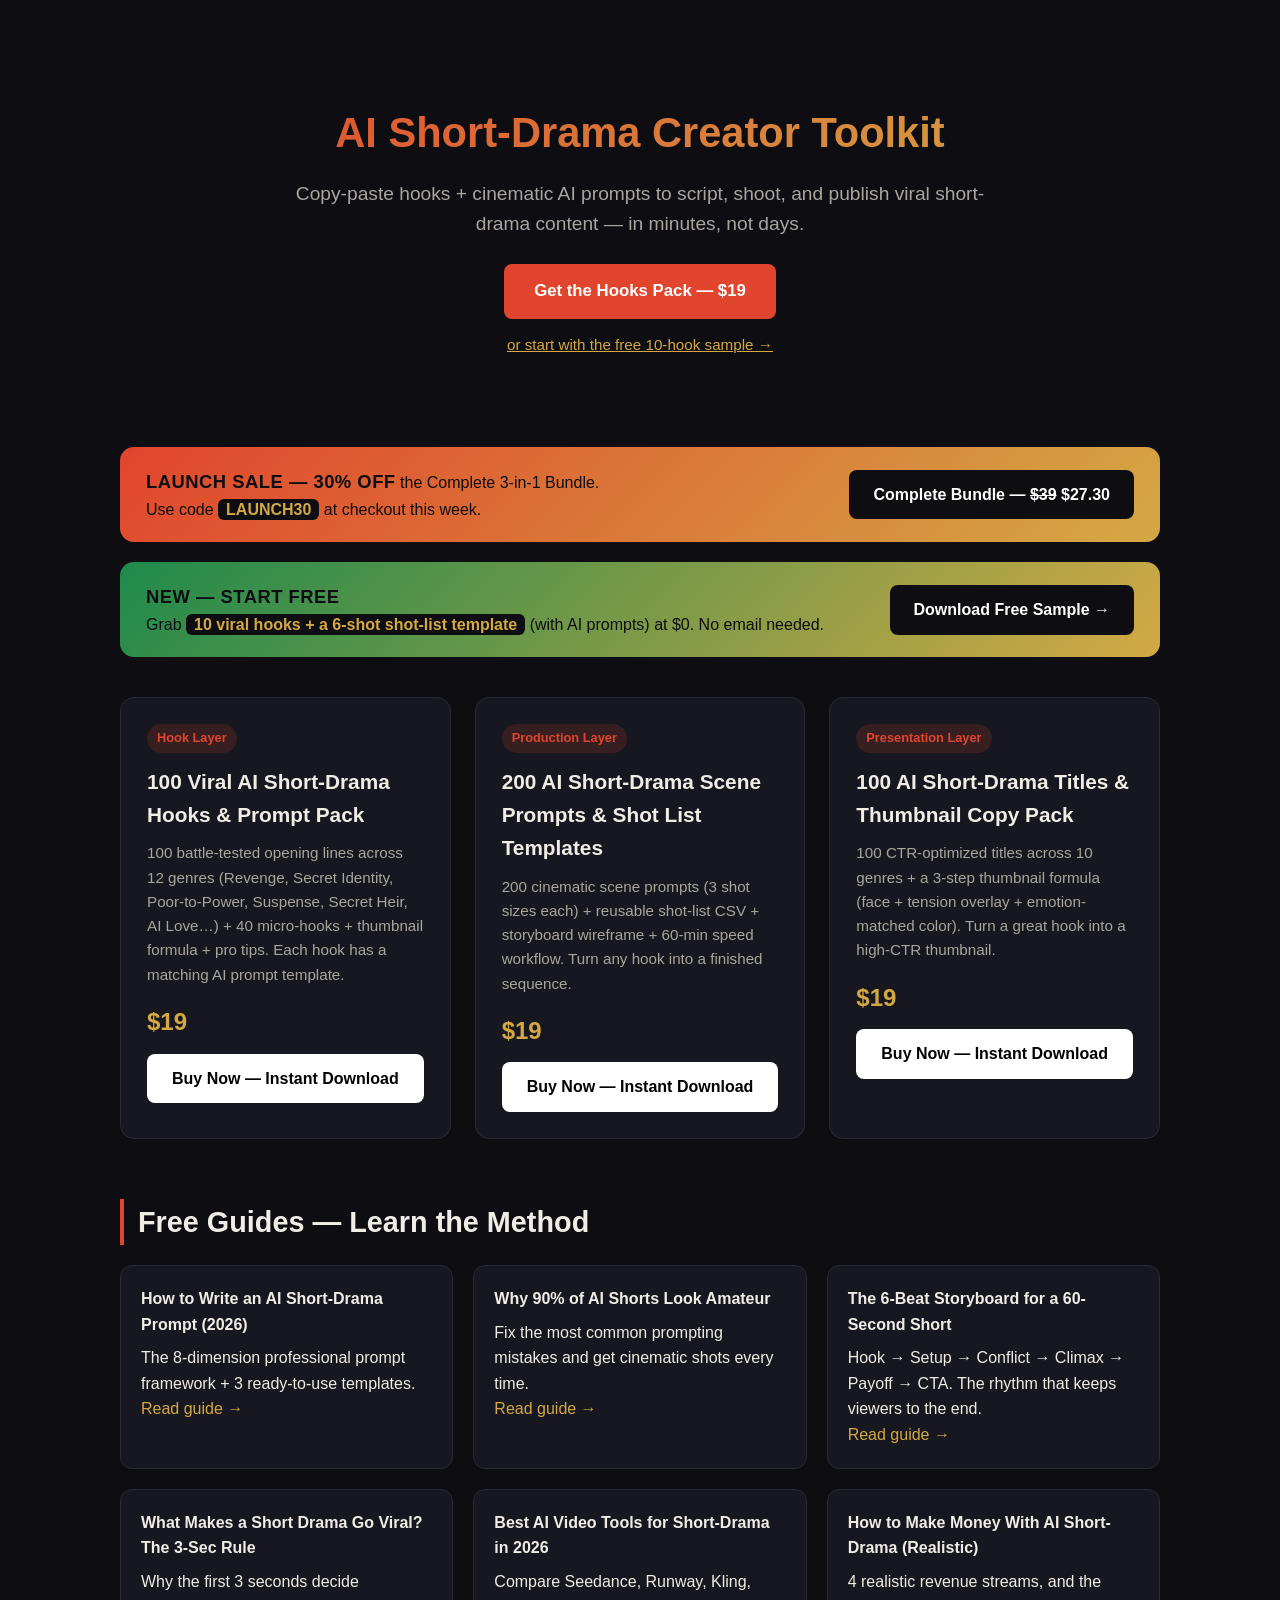
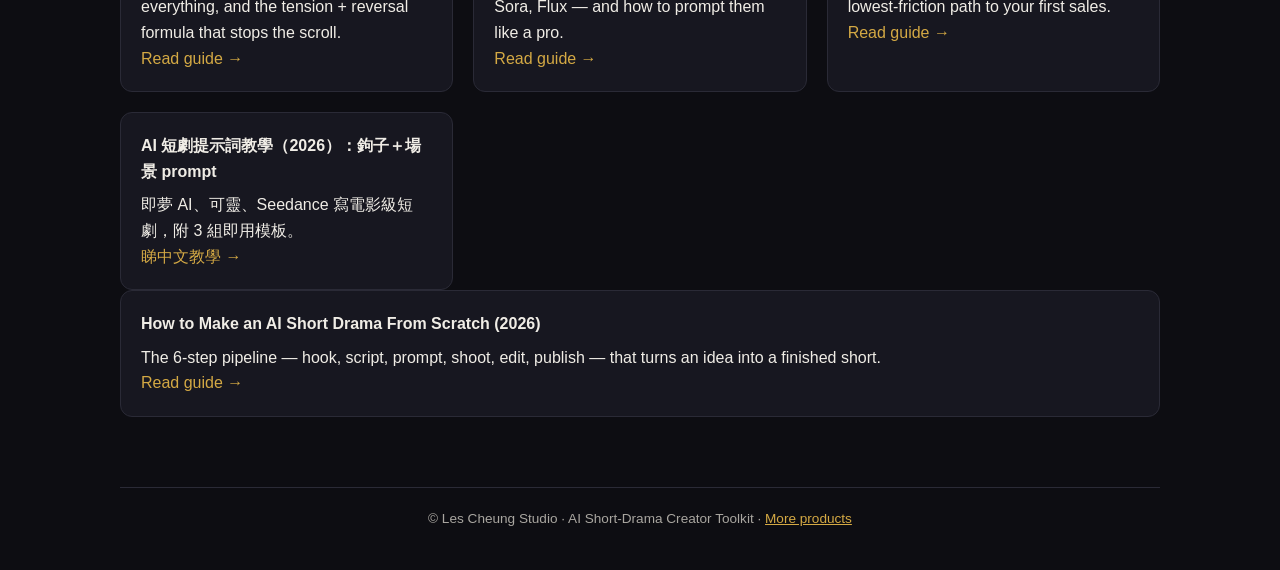
<file: index.html>
<!DOCTYPE html>
<html lang="en">
<head>
<meta charset="UTF-8">
<meta name="viewport" content="width=device-width, initial-scale=1.0">
<title>AI Short-Drama Toolkit — 100 Hooks + 200 Scene Prompts | Les Cheung Studio</title>
<meta name="description" content="The complete AI short-drama creator toolkit: 100 viral hooks with matching AI prompts, plus 200 cinematic scene prompts and shot-list templates. Copy-paste, instant download.">
<meta name="keywords" content="ai short drama, ai video prompts, viral hooks, shorts hooks, tiktok scripts, sora prompts, seedance prompts, shot list template, ai filmmaking">
<meta property="og:title" content="AI Short-Drama Toolkit — 100 Hooks + 200 Scene Prompts">
<meta property="og:description" content="Copy-paste hooks + AI prompt templates to script and shoot viral AI short-drama content in minutes.">
<meta property="og:type" content="website">
<style>
  :root {
    --bg: #0d0d12; --card: #171720; --accent: #e1452d; --accent2: #d4a944;
    --text: #f0ede6; --muted: #a9a6a0; --border: #2a2a36;
  }
  * { box-sizing: border-box; margin: 0; padding: 0; }
  body { font-family: -apple-system, 'Segoe UI', Roboto, sans-serif; background: var(--bg); color: var(--text); line-height: 1.6; }
  .wrap { max-width: 1080px; margin: 0 auto; padding: 40px 20px; }
  .hero { text-align: center; padding: 60px 20px 30px; }
  .hero h1 { font-size: 2.6rem; background: linear-gradient(135deg, var(--accent), var(--accent2)); -webkit-background-clip: text; -webkit-text-fill-color: transparent; margin-bottom: 12px; }
  .hero p { color: var(--muted); font-size: 1.2rem; max-width: 700px; margin: 0 auto 24px; }
  .cta { display: inline-block; background: var(--accent); color: #fff; padding: 14px 30px; border-radius: 8px; text-decoration: none; font-weight: 700; font-size: 1.05rem; }
  .grid { display: grid; grid-template-columns: repeat(auto-fit, minmax(300px, 1fr)); gap: 24px; margin-top: 40px; }
  .card { background: var(--card); border: 1px solid var(--border); border-radius: 14px; padding: 26px; transition: transform .2s; }
  .card:hover { transform: translateY(-5px); }
  .card .tag { display: inline-block; background: rgba(225,69,45,.15); color: var(--accent); padding: 4px 10px; border-radius: 20px; font-size: .8rem; font-weight: 600; margin-bottom: 12px; }
  .card h3 { font-size: 1.3rem; margin-bottom: 10px; }
  .card p { color: var(--muted); font-size: .95rem; margin-bottom: 16px; }
  .price { font-size: 1.5rem; font-weight: 700; color: var(--accent2); }
  .buy { display: block; background: #fff; color: #000; text-align: center; padding: 12px; border-radius: 8px; font-weight: 700; text-decoration: none; margin-top: 12px; }
  .buy:hover { background: var(--accent2); }
  section { margin-top: 60px; }
  section h2 { font-size: 1.8rem; margin-bottom: 20px; border-left: 4px solid var(--accent); padding-left: 14px; }
  .blog { display: grid; grid-template-columns: repeat(auto-fit, minmax(260px,1fr)); gap: 20px; }
  .post { background: var(--card); border: 1px solid var(--border); border-radius: 12px; padding: 20px; }
  .post h4 { margin-bottom: 8px; }
  .post a { color: var(--accent2); text-decoration: none; }
  .promo { display:flex; flex-wrap:wrap; gap:16px; align-items:center; justify-content:space-between; background:linear-gradient(135deg,#e1452d,#d4a944); color:#0d0d12; border-radius:14px; padding:20px 26px; margin-top:36px; }
  .promo-text { flex:1; min-width:260px; font-size:1rem; }
  .promo-text strong { font-size:1.15rem; letter-spacing:.5px; }
  .promo-text b { background:#0d0d12; color:#d4a944; padding:2px 8px; border-radius:6px; }
  .promo-buy { display:inline-block; background:#0d0d12; color:#fff; text-align:center; padding:12px 24px; border-radius:8px; font-weight:700; text-decoration:none; white-space:nowrap; }
  .promo-buy:hover { background:#222; }
  
  footer { text-align: center; margin-top: 70px; color: var(--muted); font-size: .85rem; border-top: 1px solid var(--border); padding-top: 20px; }
</style>
</head>
<body>
<div class="wrap">
  <div class="hero">
    <h1>AI Short-Drama Creator Toolkit</h1>
    <p>Copy-paste hooks + cinematic AI prompts to script, shoot, and publish viral short-drama content — in minutes, not days.</p>
    <a class="cta" href="https://lescheungstudio.gumroad.com/l/ai-shortdrama-hooks-pack">Get the Hooks Pack — $19</a>
    <p style="margin-top:14px;font-size:.95rem;"><a href="https://lescheungstudio.gumroad.com/l/free-ai-shortdrama-hooks" style="color:var(--accent2)">or start with the free 10-hook sample &rarr;</a></p>
  </div>

  <div class="promo">
    <div class="promo-text"><strong>LAUNCH SALE — 30% OFF</strong> the Complete 3-in-1 Bundle.<br>Use code <b>LAUNCH30</b> at checkout this week.</div>
    <a class="promo-buy" href="https://lescheungstudio.gumroad.com/l/ai-shortdrama-complete-bundle">Complete Bundle — <s>$39</s> $27.30</a>
  </div>


  <div class="promo" style="background:linear-gradient(135deg,#1f8a4c,#d4a944);margin-top:20px;">
    <div class="promo-text"><strong>NEW — START FREE</strong><br>Grab <b>10 viral hooks + a 6-shot shot-list template</b> (with AI prompts) at $0. No email needed.</div>
    <a class="promo-buy" href="https://lescheungstudio.gumroad.com/l/free-ai-shortdrama-hooks">Download Free Sample &rarr;</a>
  </div>

  <div class="grid">
    <div class="card">
      <span class="tag">Hook Layer</span>
      <h3>100 Viral AI Short-Drama Hooks & Prompt Pack</h3>
      <p>100 battle-tested opening lines across 12 genres (Revenge, Secret Identity, Poor-to-Power, Suspense, Secret Heir, AI Love…) + 40 micro-hooks + thumbnail formula + pro tips. Each hook has a matching AI prompt template.</p>
      <div class="price">$19</div>
      <a class="buy" href="https://lescheungstudio.gumroad.com/l/ai-shortdrama-hooks-pack">Buy Now — Instant Download</a>
    </div>
    <div class="card">
      <span class="tag">Production Layer</span>
      <h3>200 AI Short-Drama Scene Prompts & Shot List Templates</h3>
      <p>200 cinematic scene prompts (3 shot sizes each) + reusable shot-list CSV + storyboard wireframe + 60-min speed workflow. Turn any hook into a finished sequence.</p>
      <div class="price">$19</div>
      <a class="buy" href="https://lescheungstudio.gumroad.com/l/ai-shortdrama-scene-prompts">Buy Now — Instant Download</a>
    </div>
    <div class="card">
      <span class="tag">Presentation Layer</span>
      <h3>100 AI Short-Drama Titles &amp; Thumbnail Copy Pack</h3>
      <p>100 CTR-optimized titles across 10 genres + a 3-step thumbnail formula (face + tension overlay + emotion-matched color). Turn a great hook into a high-CTR thumbnail.</p>
      <div class="price">$19</div>
      <a class="buy" href="https://lescheungstudio.gumroad.com/l/ai-shortdrama-titles-thumbnails">Buy Now — Instant Download</a>
    </div>
  </div>

  <section>
    <h2>Free Guides — Learn the Method</h2>
    <div class="blog">
      <div class="post">
        <h4>How to Write an AI Short-Drama Prompt (2026)</h4>
        <p>The 8-dimension professional prompt framework + 3 ready-to-use templates.</p>
        <a href="post1_prompt-framework.html">Read guide →</a>
      </div>
      <div class="post">
        <h4>Why 90% of AI Shorts Look Amateur</h4>
        <p>Fix the most common prompting mistakes and get cinematic shots every time.</p>
        <a href="post2-why-ai-shorts-look-amateur.html">Read guide →</a>
      </div>
      <div class="post">
        <h4>The 6-Beat Storyboard for a 60-Second Short</h4>
        <p>Hook → Setup → Conflict → Climax → Payoff → CTA. The rhythm that keeps viewers to the end.</p>
        <a href="post3-6-beat-storyboard.html">Read guide →</a>
      </div>
      <div class="post">
        <h4>What Makes a Short Drama Go Viral? The 3-Sec Rule</h4>
        <p>Why the first 3 seconds decide everything, and the tension + reversal formula that stops the scroll.</p>
        <a href="post4-viral-short-drama.html">Read guide →</a>
      </div>
      <div class="post">
        <h4>Best AI Video Tools for Short-Drama in 2026</h4>
        <p>Compare Seedance, Runway, Kling, Sora, Flux — and how to prompt them like a pro.</p>
        <a href="post5-best-ai-video-tools.html">Read guide →</a>
      </div>
      <div class="post">
        <h4>How to Make Money With AI Short-Drama (Realistic)</h4>
        <p>4 realistic revenue streams, and the lowest-friction path to your first sales.</p>
        <a href="post6-make-money-ai-short-drama.html">Read guide →</a>
      </div>
      <div class="post">
        <h4>AI 短劇提示詞教學（2026）：鉤子＋場景 prompt</h4>
        <p>即夢 AI、可靈、Seedance 寫電影級短劇，附 3 組即用模板。</p>
        <a href="post8-ai-shortdrama-prompts-zh.html">睇中文教學 →</a>
      </div>
    </div>
      <div class="post">
        <h4>How to Make an AI Short Drama From Scratch (2026)</h4>
        <p>The 6-step pipeline — hook, script, prompt, shoot, edit, publish — that turns an idea into a finished short.</p>
        <a href="post7-make-ai-short-drama.html">Read guide →</a>
      </div>
  </section>

  <footer>
    © Les Cheung Studio · AI Short-Drama Creator Toolkit · <a href="https://lescheungstudio.gumroad.com" style="color:var(--accent2)">More products</a>
  </footer>
</div>
</body>
</html>
</file>
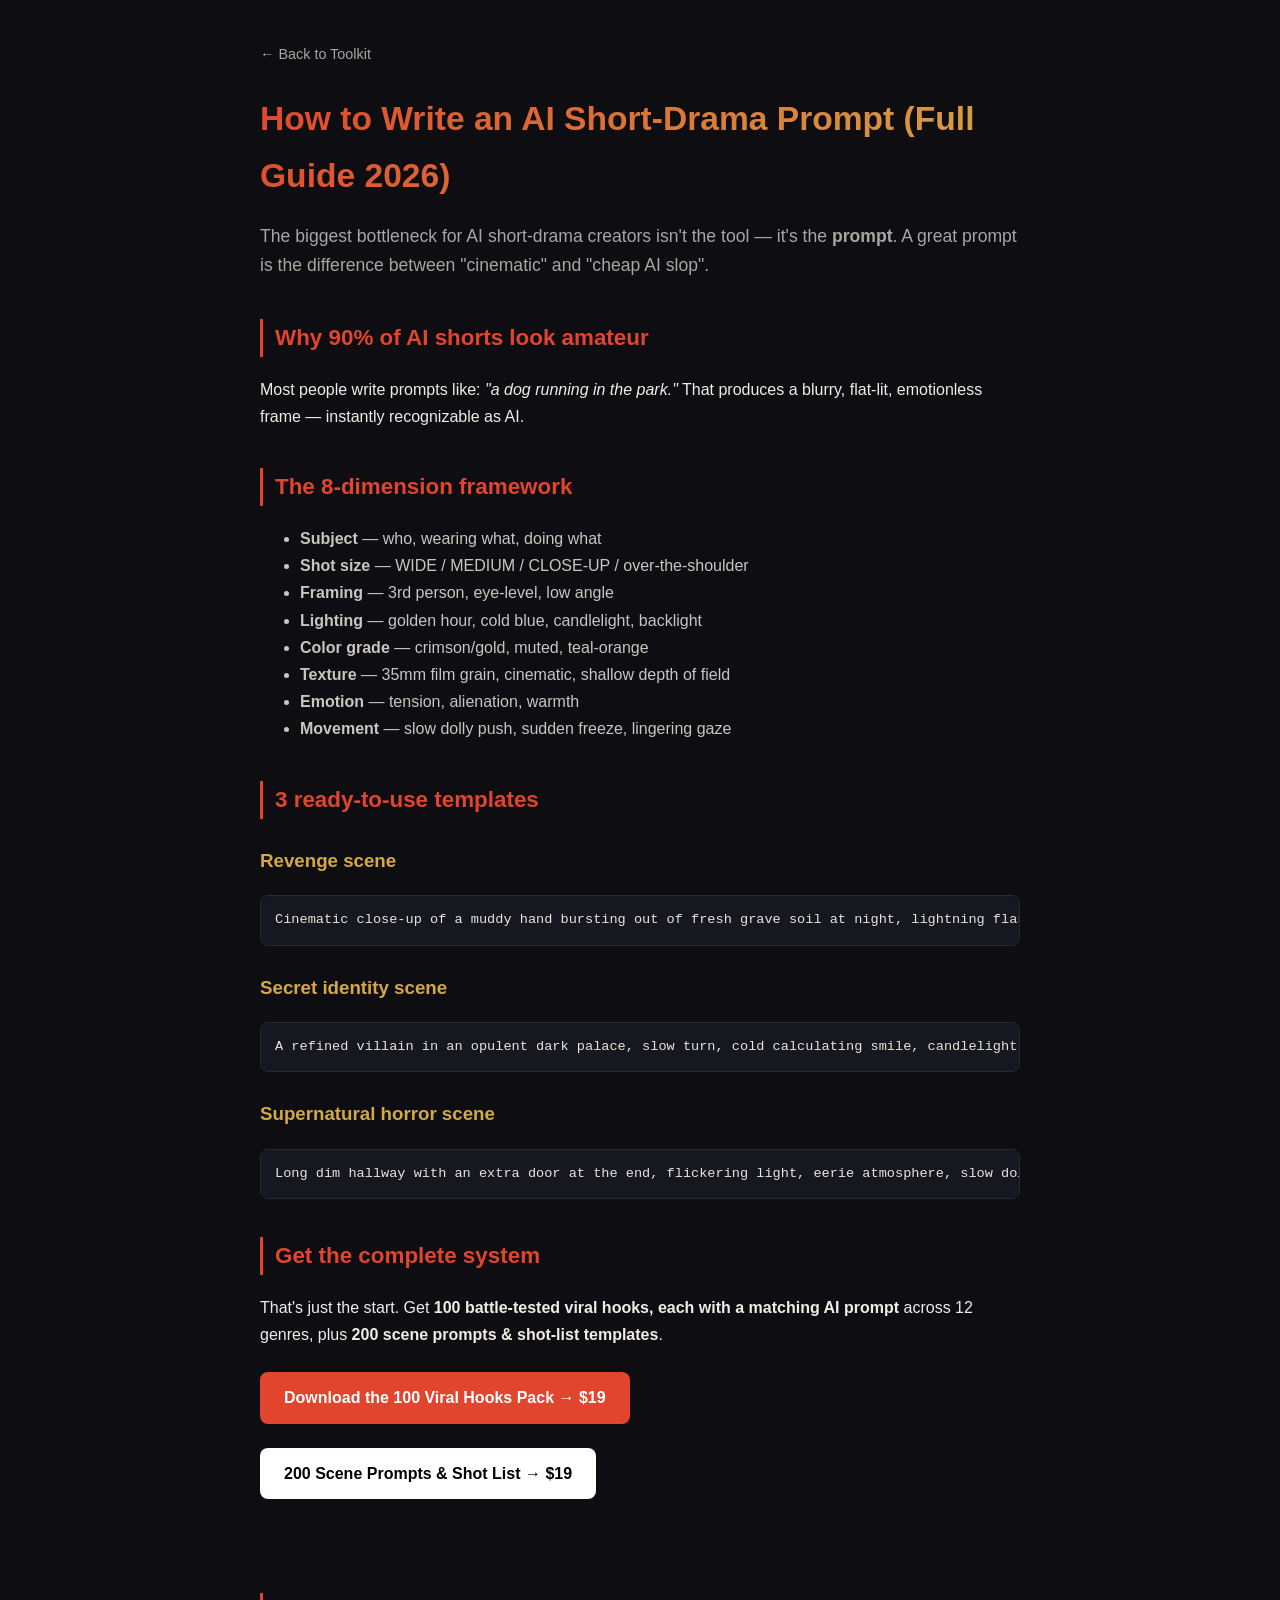
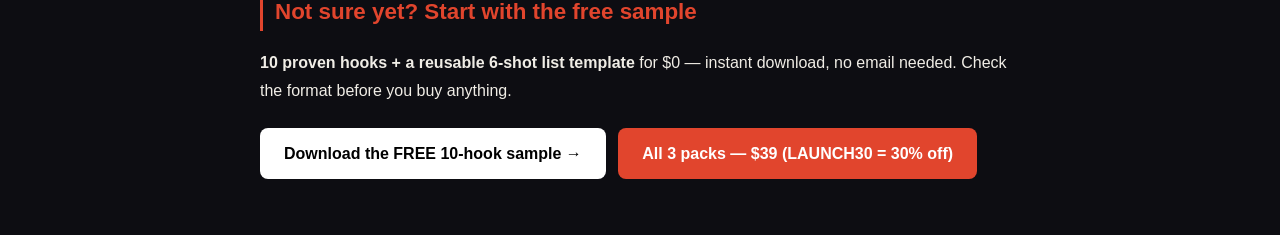
<file: post1_prompt-framework.html>
<!DOCTYPE html>
<html lang="en">
<head>
<meta charset="UTF-8">
<meta name="viewport" content="width=device-width, initial-scale=1.0">
<title>How to Write an AI Short-Drama Prompt (Full Guide 2026)</title>
<meta name="description" content="Learn the 8-dimension professional prompt framework for AI short-drama video. 3 ready-to-use cinematic prompt templates for seedance, sora, runway, kling.">
<meta name="keywords" content="ai short drama prompt, ai video prompt, sora prompt, seedance prompt, cinematic prompt, ai filmmaking">
<link rel="stylesheet" href="style.css">
</head>
<body>
<div class="wrap">
  <a class="back" href="index.html">← Back to Toolkit</a>
  <h1>How to Write an AI Short-Drama Prompt (Full Guide 2026)</h1>
  <p class="lead">The biggest bottleneck for AI short-drama creators isn't the tool — it's the <b>prompt</b>. A great prompt is the difference between "cinematic" and "cheap AI slop".</p>

  <h2>Why 90% of AI shorts look amateur</h2>
  <p>Most people write prompts like: <i>"a dog running in the park."</i> That produces a blurry, flat-lit, emotionless frame — instantly recognizable as AI.</p>

  <h2>The 8-dimension framework</h2>
  <ul>
    <li><b>Subject</b> — who, wearing what, doing what</li>
    <li><b>Shot size</b> — WIDE / MEDIUM / CLOSE-UP / over-the-shoulder</li>
    <li><b>Framing</b> — 3rd person, eye-level, low angle</li>
    <li><b>Lighting</b> — golden hour, cold blue, candlelight, backlight</li>
    <li><b>Color grade</b> — crimson/gold, muted, teal-orange</li>
    <li><b>Texture</b> — 35mm film grain, cinematic, shallow depth of field</li>
    <li><b>Emotion</b> — tension, alienation, warmth</li>
    <li><b>Movement</b> — slow dolly push, sudden freeze, lingering gaze</li>
  </ul>

  <h2>3 ready-to-use templates</h2>
  <h3>Revenge scene</h3>
  <pre>Cinematic close-up of a muddy hand bursting out of fresh grave soil at night, lightning flash, atmosphere of betrayal and rage, 35mm film grain, high contrast, dramatic rim lighting, moody, emotional.</pre>
  <h3>Secret identity scene</h3>
  <pre>A refined villain in an opulent dark palace, slow turn, cold calculating smile, candlelight, crimson and gold palette, cinematic over-the-shoulder shot, shallow depth of field, rich detail.</pre>
  <h3>Supernatural horror scene</h3>
  <pre>Long dim hallway with an extra door at the end, flickering light, eerie atmosphere, slow dolly shot, supernatural horror grade, cold blue palette, film grain, unsettling.</pre>

  <h2>Get the complete system</h2>
  <p>That's just the start. Get <b>100 battle-tested viral hooks, each with a matching AI prompt</b> across 12 genres, plus <b>200 scene prompts &amp; shot-list templates</b>.</p>
  <p><a class="cta" href="https://lescheungstudio.gumroad.com/l/ai-shortdrama-hooks-pack">Download the 100 Viral Hooks Pack → $19</a></p>
  <p><a class="cta alt" href="https://lescheungstudio.gumroad.com/l/ai-shortdrama-scene-prompts">200 Scene Prompts &amp; Shot List → $19</a></p>
</div>
<div class="wrap" style="padding-top:0">
  <h2>Not sure yet? Start with the free sample</h2>
  <p><b>10 proven hooks + a reusable 6-shot list template</b> for $0 — instant download, no email needed. Check the format before you buy anything.</p>
  <p><a class="cta alt" href="https://lescheungstudio.gumroad.com/l/free-ai-shortdrama-hooks">Download the FREE 10-hook sample &rarr;</a>
  <a class="cta" href="https://lescheungstudio.gumroad.com/l/ai-shortdrama-complete-bundle">All 3 packs &mdash; $39 (LAUNCH30 = 30% off)</a></p>
</div>
</body>
</html>
</file>
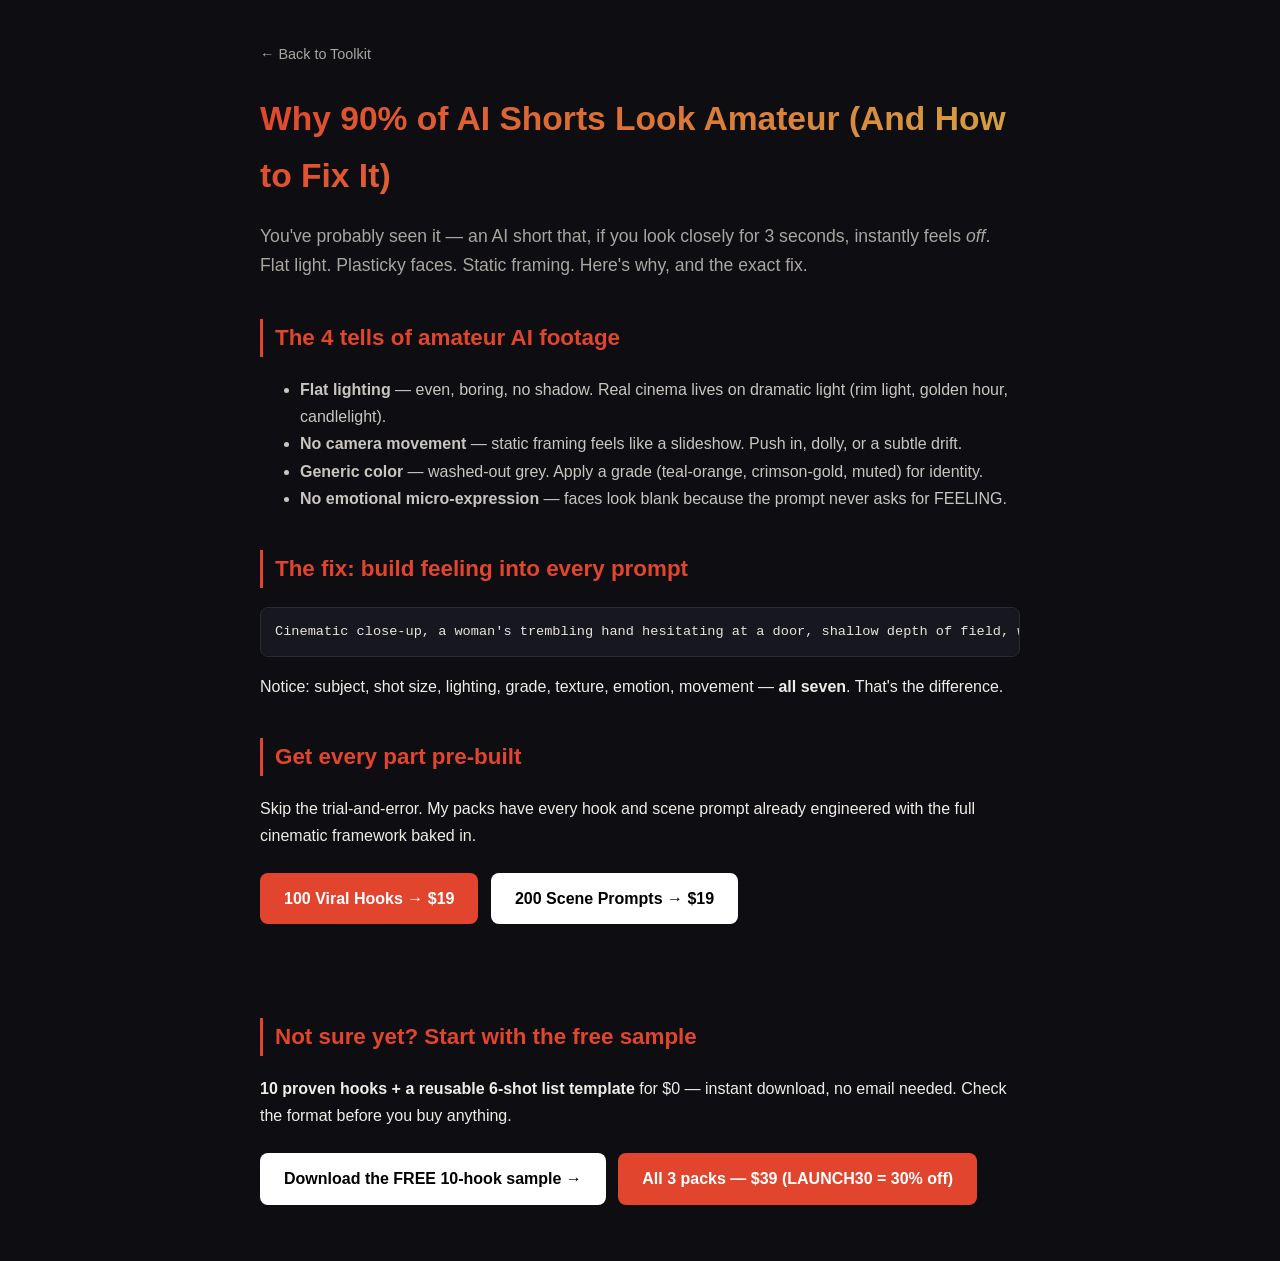
<file: post2-why-ai-shorts-look-amateur.html>
<!DOCTYPE html><html lang="en"><head><meta charset="UTF-8"><meta name="viewport" content="width=device-width,initial-scale=1"><title>Why 90% of AI Shorts Look Amateur (And How to Fix It)</title>
<meta name="description" content="Why most AI-generated short videos look cheap and amateur, and the exact fixes for lighting, color, camera and emotion. Get cinematic AI video every time.">
<meta name="keywords" content="ai short video, ai video cinematic, ai filmmaking tips, ai video prompts, short drama">
<link rel="stylesheet" href="style.css"></head><body><div class="wrap">
<a class="back" href="index.html">← Back to Toolkit</a>
<h1>Why 90% of AI Shorts Look Amateur (And How to Fix It)</h1>
<p class="lead">You've probably seen it — an AI short that, if you look closely for 3 seconds, instantly feels <em>off</em>. Flat light. Plasticky faces. Static framing. Here's why, and the exact fix.</p>
<h2>The 4 tells of amateur AI footage</h2>
<ul>
<li><b>Flat lighting</b> — even, boring, no shadow. Real cinema lives on dramatic light (rim light, golden hour, candlelight).</li>
<li><b>No camera movement</b> — static framing feels like a slideshow. Push in, dolly, or a subtle drift.</li>
<li><b>Generic color</b> — washed-out grey. Apply a grade (teal-orange, crimson-gold, muted) for identity.</li>
<li><b>No emotional micro-expression</b> — faces look blank because the prompt never asks for FEELING.</li>
</ul>
<h2>The fix: build feeling into every prompt</h2>
<pre>Cinematic close-up, a woman's trembling hand hesitating at a door, shallow depth of field, warm golden-hour backlight, film grain, subtle fear in her eyes, slow dolly push-in, muted teal-and-cream grade.</pre>
<p>Notice: subject, shot size, lighting, grade, texture, emotion, movement — <b>all seven</b>. That's the difference.</p>
<h2>Get every part pre-built</h2>
<p>Skip the trial-and-error. My packs have every hook and scene prompt already engineered with the full cinematic framework baked in.</p>
<p><a class="cta" href="https://lescheungstudio.gumroad.com/l/ai-shortdrama-hooks-pack">100 Viral Hooks → $19</a>
<a class="cta alt" href="https://lescheungstudio.gumroad.com/l/ai-shortdrama-scene-prompts">200 Scene Prompts → $19</a></p>
</div><div class="wrap" style="padding-top:0">
  <h2>Not sure yet? Start with the free sample</h2>
  <p><b>10 proven hooks + a reusable 6-shot list template</b> for $0 — instant download, no email needed. Check the format before you buy anything.</p>
  <p><a class="cta alt" href="https://lescheungstudio.gumroad.com/l/free-ai-shortdrama-hooks">Download the FREE 10-hook sample &rarr;</a>
  <a class="cta" href="https://lescheungstudio.gumroad.com/l/ai-shortdrama-complete-bundle">All 3 packs &mdash; $39 (LAUNCH30 = 30% off)</a></p>
</div>
</body></html>
</file>
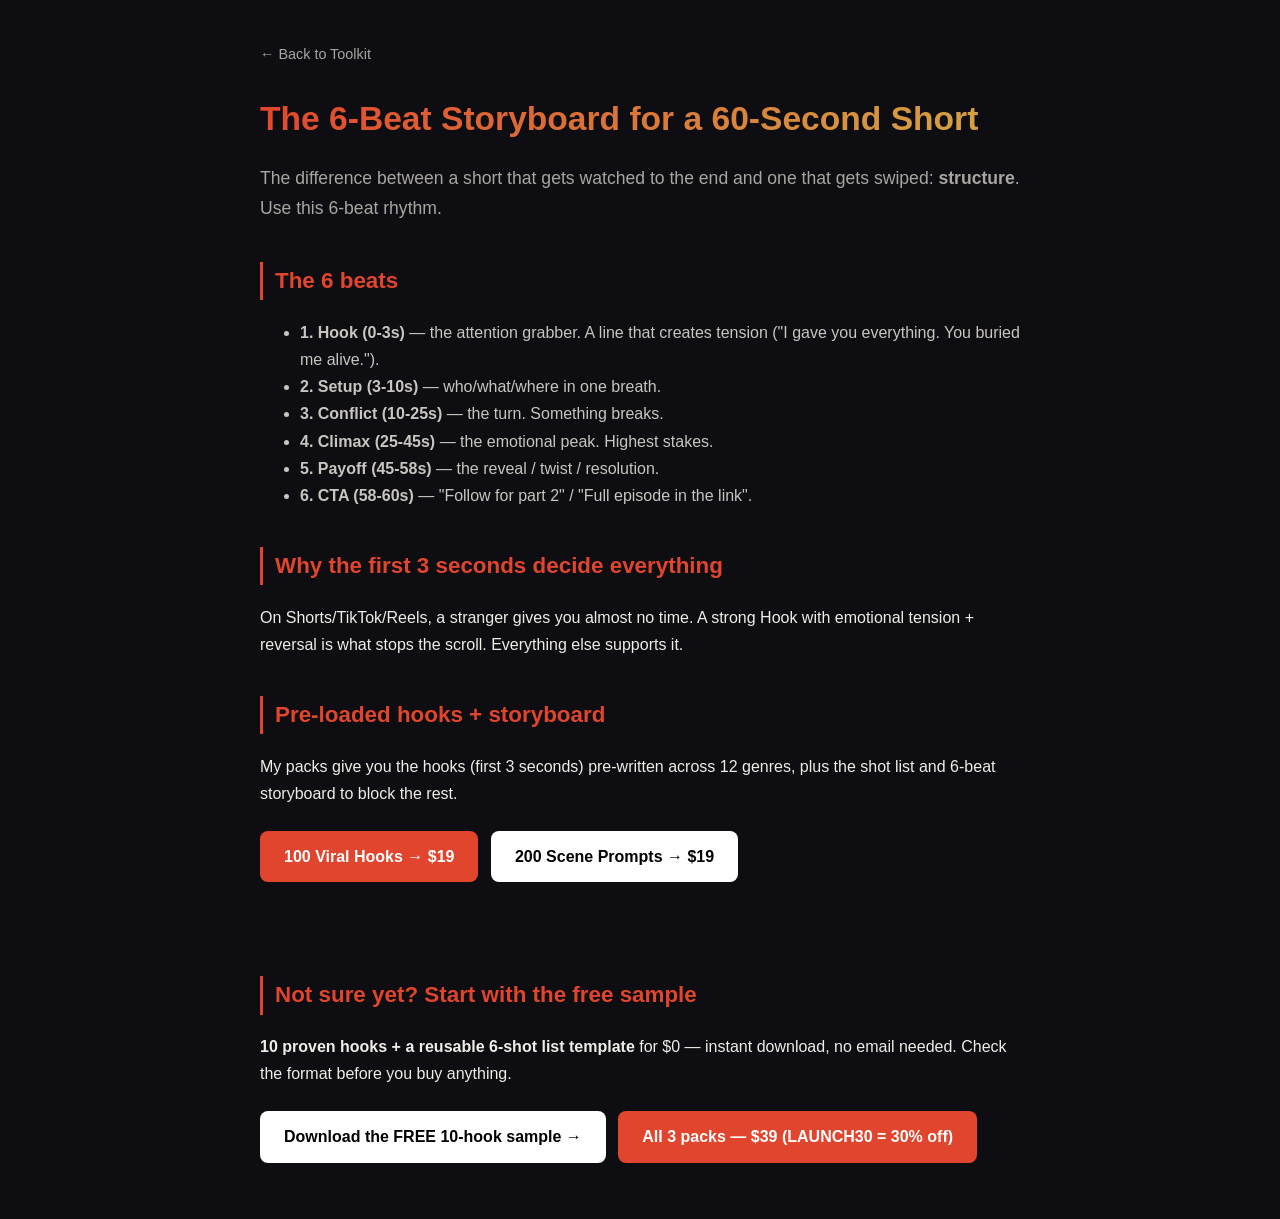
<file: post3-6-beat-storyboard.html>
<!DOCTYPE html><html lang="en"><head><meta charset="UTF-8"><meta name="viewport" content="width=device-width,initial-scale=1"><title>The 6-Beat Storyboard for a 60-Second Short</title>
<meta name="description" content="The rhythm structure that keeps viewers to the end: Hook, Setup, Conflict, Climax, Payoff, CTA. A proven storyboard for short-form video, shorts and reels.">
<meta name="keywords" content="short drama storyboard, 60 second short, video structure, shorts hook, viral short structure">
<link rel="stylesheet" href="style.css"></head><body><div class="wrap">
<a class="back" href="index.html">← Back to Toolkit</a>
<h1>The 6-Beat Storyboard for a 60-Second Short</h1>
<p class="lead">The difference between a short that gets watched to the end and one that gets swiped: <b>structure</b>. Use this 6-beat rhythm.</p>
<h2>The 6 beats</h2>
<ul>
<li><b>1. Hook (0-3s)</b> — the attention grabber. A line that creates tension ("I gave you everything. You buried me alive.").</li>
<li><b>2. Setup (3-10s)</b> — who/what/where in one breath.</li>
<li><b>3. Conflict (10-25s)</b> — the turn. Something breaks.</li>
<li><b>4. Climax (25-45s)</b> — the emotional peak. Highest stakes.</li>
<li><b>5. Payoff (45-58s)</b> — the reveal / twist / resolution.</li>
<li><b>6. CTA (58-60s)</b> — "Follow for part 2" / "Full episode in the link".</li>
</ul>
<h2>Why the first 3 seconds decide everything</h2>
<p>On Shorts/TikTok/Reels, a stranger gives you almost no time. A strong Hook with emotional tension + reversal is what stops the scroll. Everything else supports it.</p>
<h2>Pre-loaded hooks + storyboard</h2>
<p>My packs give you the hooks (first 3 seconds) pre-written across 12 genres, plus the shot list and 6-beat storyboard to block the rest.</p>
<p><a class="cta" href="https://lescheungstudio.gumroad.com/l/ai-shortdrama-hooks-pack">100 Viral Hooks → $19</a>
<a class="cta alt" href="https://lescheungstudio.gumroad.com/l/ai-shortdrama-scene-prompts">200 Scene Prompts → $19</a></p>
</div><div class="wrap" style="padding-top:0">
  <h2>Not sure yet? Start with the free sample</h2>
  <p><b>10 proven hooks + a reusable 6-shot list template</b> for $0 — instant download, no email needed. Check the format before you buy anything.</p>
  <p><a class="cta alt" href="https://lescheungstudio.gumroad.com/l/free-ai-shortdrama-hooks">Download the FREE 10-hook sample &rarr;</a>
  <a class="cta" href="https://lescheungstudio.gumroad.com/l/ai-shortdrama-complete-bundle">All 3 packs &mdash; $39 (LAUNCH30 = 30% off)</a></p>
</div>
</body></html>
</file>
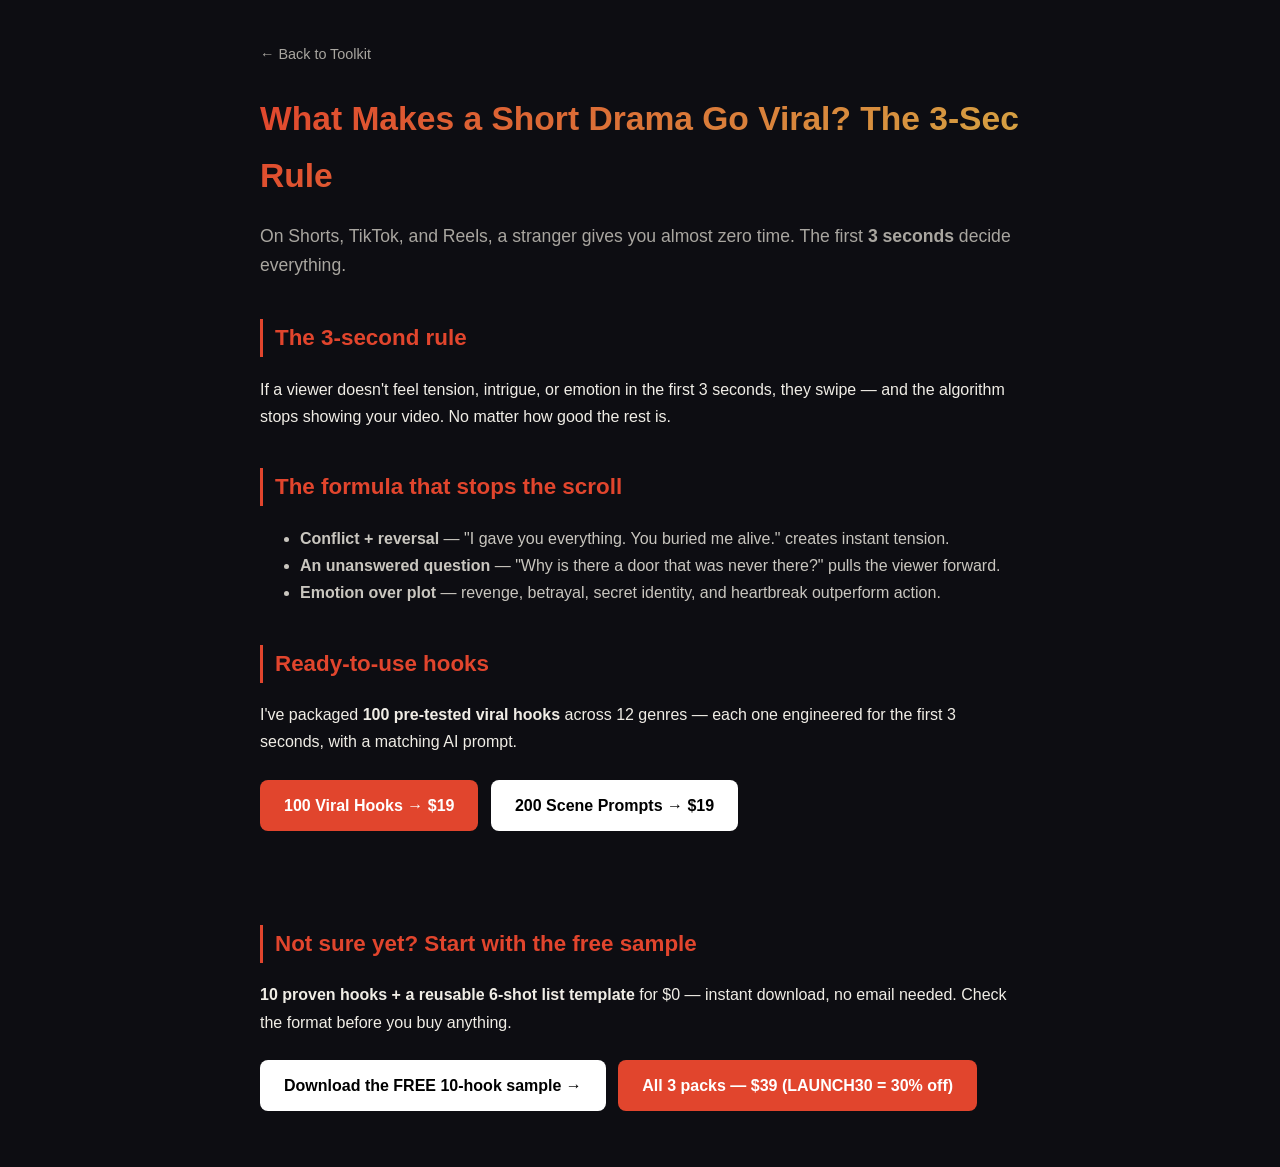
<file: post4-viral-short-drama.html>
<!DOCTYPE html><html lang="en"><head><meta charset="UTF-8"><meta name="viewport" content="width=device-width,initial-scale=1"><title>What Makes a Short Drama Go Viral? The 3-Sec Rule</title>
<meta name="description" content="Why the first 3 seconds decide if a short drama goes viral, and the emotional tension + reversal formula that makes viewers stop scrolling.">
<meta name="keywords" content="viral short drama, short drama hook, first 3 seconds, shorts algorithm, tiktok viral">
<link rel="stylesheet" href="style.css"></head><body><div class="wrap">
<a class="back" href="index.html">← Back to Toolkit</a>
<h1>What Makes a Short Drama Go Viral? The 3-Sec Rule</h1>
<p class="lead">On Shorts, TikTok, and Reels, a stranger gives you almost zero time. The first <b>3 seconds</b> decide everything.</p>
<h2>The 3-second rule</h2>
<p>If a viewer doesn't feel tension, intrigue, or emotion in the first 3 seconds, they swipe — and the algorithm stops showing your video. No matter how good the rest is.</p>
<h2>The formula that stops the scroll</h2>
<ul>
<li><b>Conflict + reversal</b> — "I gave you everything. You buried me alive." creates instant tension.</li>
<li><b>An unanswered question</b> — "Why is there a door that was never there?" pulls the viewer forward.</li>
<li><b>Emotion over plot</b> — revenge, betrayal, secret identity, and heartbreak outperform action.</li>
</ul>
<h2>Ready-to-use hooks</h2>
<p>I've packaged <b>100 pre-tested viral hooks</b> across 12 genres — each one engineered for the first 3 seconds, with a matching AI prompt.</p>
<p><a class="cta" href="https://lescheungstudio.gumroad.com/l/ai-shortdrama-hooks-pack">100 Viral Hooks → $19</a>
<a class="cta alt" href="https://lescheungstudio.gumroad.com/l/ai-shortdrama-scene-prompts">200 Scene Prompts → $19</a></p>
</div><div class="wrap" style="padding-top:0">
  <h2>Not sure yet? Start with the free sample</h2>
  <p><b>10 proven hooks + a reusable 6-shot list template</b> for $0 — instant download, no email needed. Check the format before you buy anything.</p>
  <p><a class="cta alt" href="https://lescheungstudio.gumroad.com/l/free-ai-shortdrama-hooks">Download the FREE 10-hook sample &rarr;</a>
  <a class="cta" href="https://lescheungstudio.gumroad.com/l/ai-shortdrama-complete-bundle">All 3 packs &mdash; $39 (LAUNCH30 = 30% off)</a></p>
</div>
</body></html>
</file>
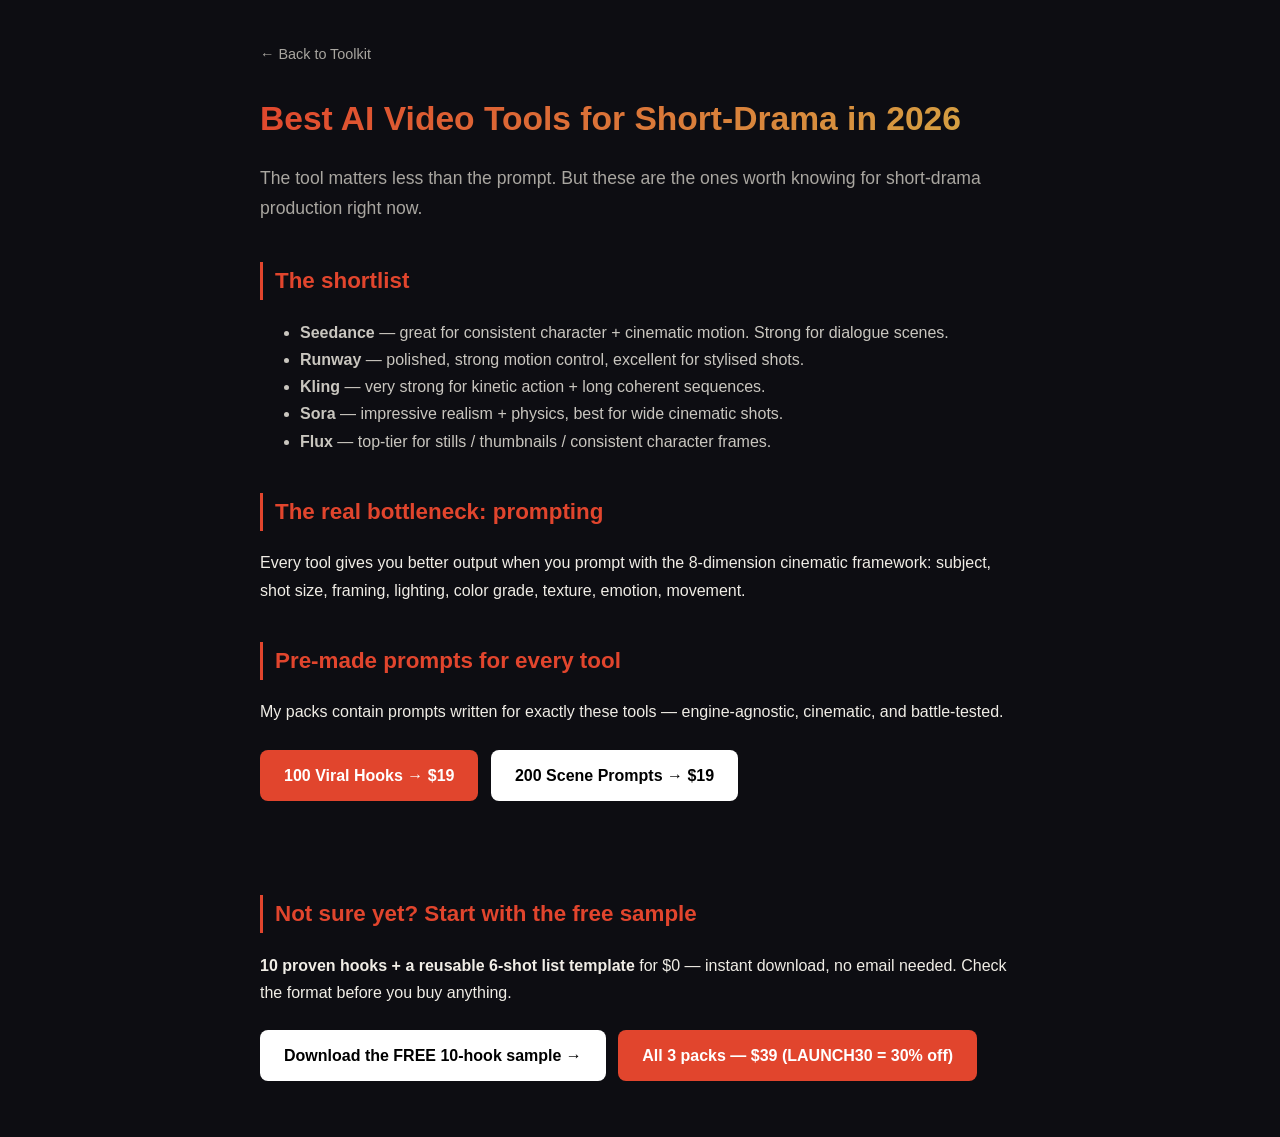
<file: post5-best-ai-video-tools.html>
<!DOCTYPE html><html lang="en"><head><meta charset="UTF-8"><meta name="viewport" content="width=device-width,initial-scale=1"><title>Best AI Video Tools for Short-Drama in 2026 (Comparison)</title>
<meta name="description" content="Compare the top AI video generators for making short drama in 2026 — seedance, runway, kling, sora, flux — and how to prompt them like a pro.">
<meta name="keywords" content="best ai video tools, ai short drama tools, seedance, runway, kling, sora comparison, ai filmmaking">
<link rel="stylesheet" href="style.css"></head><body><div class="wrap">
<a class="back" href="index.html">← Back to Toolkit</a>
<h1>Best AI Video Tools for Short-Drama in 2026</h1>
<p class="lead">The tool matters less than the prompt. But these are the ones worth knowing for short-drama production right now.</p>
<h2>The shortlist</h2>
<ul>
<li><b>Seedance</b> — great for consistent character + cinematic motion. Strong for dialogue scenes.</li>
<li><b>Runway</b> — polished, strong motion control, excellent for stylised shots.</li>
<li><b>Kling</b> — very strong for kinetic action + long coherent sequences.</li>
<li><b>Sora</b> — impressive realism + physics, best for wide cinematic shots.</li>
<li><b>Flux</b> — top-tier for stills / thumbnails / consistent character frames.</li>
</ul>
<h2>The real bottleneck: prompting</h2>
<p>Every tool gives you better output when you prompt with the 8-dimension cinematic framework: subject, shot size, framing, lighting, color grade, texture, emotion, movement.</p>
<h2>Pre-made prompts for every tool</h2>
<p>My packs contain prompts written for exactly these tools — engine-agnostic, cinematic, and battle-tested.</p>
<p><a class="cta" href="https://lescheungstudio.gumroad.com/l/ai-shortdrama-hooks-pack">100 Viral Hooks → $19</a>
<a class="cta alt" href="https://lescheungstudio.gumroad.com/l/ai-shortdrama-scene-prompts">200 Scene Prompts → $19</a></p>
</div><div class="wrap" style="padding-top:0">
  <h2>Not sure yet? Start with the free sample</h2>
  <p><b>10 proven hooks + a reusable 6-shot list template</b> for $0 — instant download, no email needed. Check the format before you buy anything.</p>
  <p><a class="cta alt" href="https://lescheungstudio.gumroad.com/l/free-ai-shortdrama-hooks">Download the FREE 10-hook sample &rarr;</a>
  <a class="cta" href="https://lescheungstudio.gumroad.com/l/ai-shortdrama-complete-bundle">All 3 packs &mdash; $39 (LAUNCH30 = 30% off)</a></p>
</div>
</body></html>
</file>
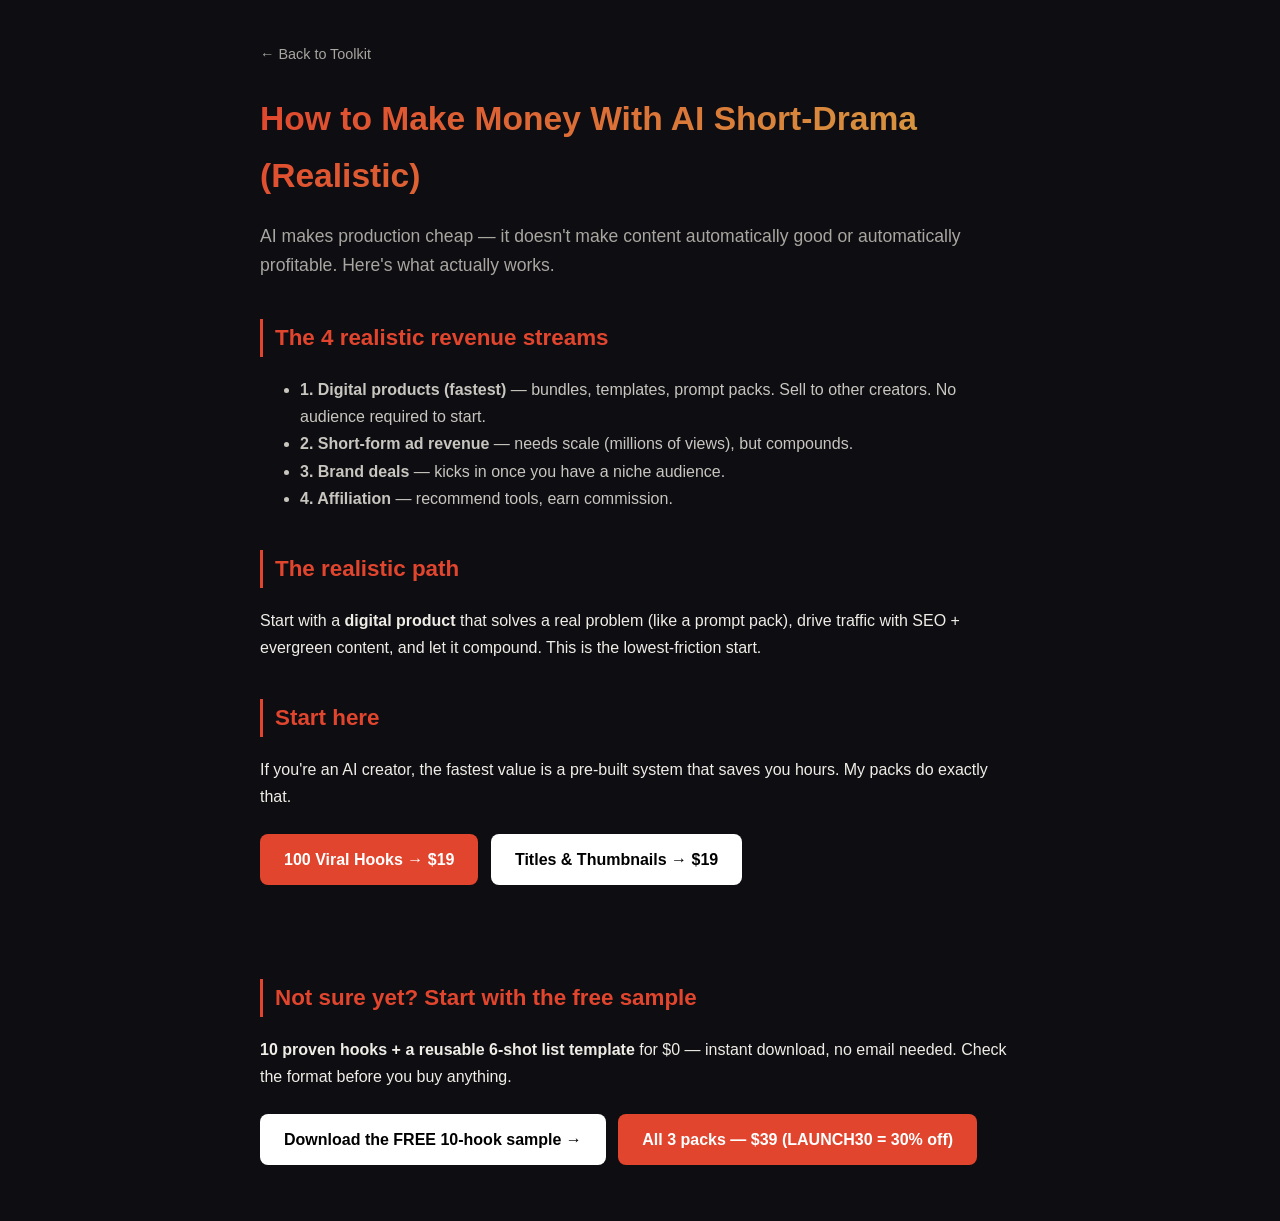
<file: post6-make-money-ai-short-drama.html>
<!DOCTYPE html><html lang="en"><head><meta charset="UTF-8"><meta name="viewport" content="width=device-width,initial-scale=1"><title>How to Make Money With AI Short-Drama in 2026 (Realistic)</title>
<meta name="description" content="A realistic step-by-step guide to monetizing AI short-drama content in 2026 — shorts, ad revenue, digital products, and what actually works.">
<meta name="keywords" content="make money ai short drama, monetize ai video, ai shorts income, sell digital products, ai content">
<link rel="stylesheet" href="style.css"></head><body><div class="wrap">
<a class="back" href="index.html">← Back to Toolkit</a>
<h1>How to Make Money With AI Short-Drama (Realistic)</h1>
<p class="lead">AI makes production cheap — it doesn't make content automatically good or automatically profitable. Here's what actually works.</p>
<h2>The 4 realistic revenue streams</h2>
<ul>
<li><b>1. Digital products (fastest)</b> — bundles, templates, prompt packs. Sell to other creators. No audience required to start.</li>
<li><b>2. Short-form ad revenue</b> — needs scale (millions of views), but compounds.</li>
<li><b>3. Brand deals</b> — kicks in once you have a niche audience.</li>
<li><b>4. Affiliation</b> — recommend tools, earn commission.</li>
</ul>
<h2>The realistic path</h2>
<p>Start with a <b>digital product</b> that solves a real problem (like a prompt pack), drive traffic with SEO + evergreen content, and let it compound. This is the lowest-friction start.</p>
<h2>Start here</h2>
<p>If you're an AI creator, the fastest value is a pre-built system that saves you hours. My packs do exactly that.</p>
<p><a class="cta" href="https://lescheungstudio.gumroad.com/l/ai-shortdrama-hooks-pack">100 Viral Hooks → $19</a>
<a class="cta alt" href="https://lescheungstudio.gumroad.com/l/ai-shortdrama-titles-thumbnails">Titles &amp; Thumbnails → $19</a></p>
</div><div class="wrap" style="padding-top:0">
  <h2>Not sure yet? Start with the free sample</h2>
  <p><b>10 proven hooks + a reusable 6-shot list template</b> for $0 — instant download, no email needed. Check the format before you buy anything.</p>
  <p><a class="cta alt" href="https://lescheungstudio.gumroad.com/l/free-ai-shortdrama-hooks">Download the FREE 10-hook sample &rarr;</a>
  <a class="cta" href="https://lescheungstudio.gumroad.com/l/ai-shortdrama-complete-bundle">All 3 packs &mdash; $39 (LAUNCH30 = 30% off)</a></p>
</div>
</body></html>
</file>
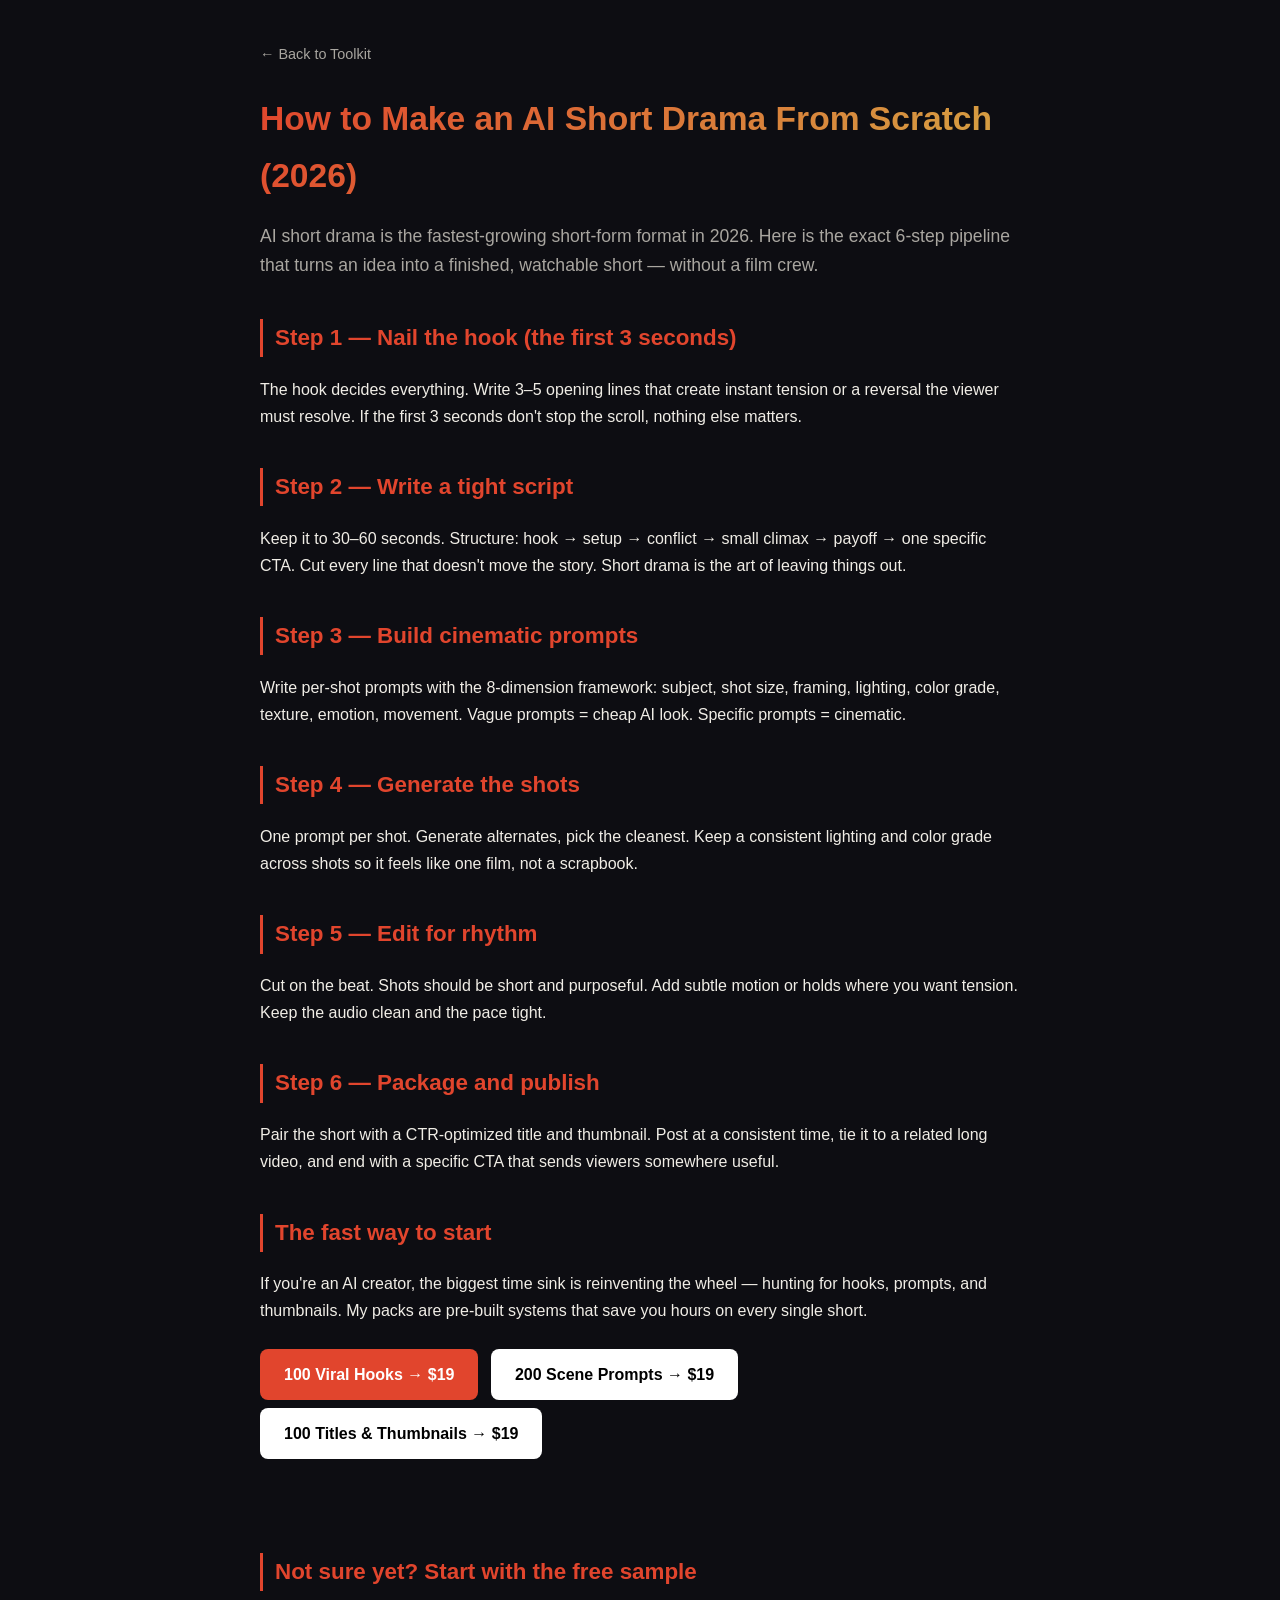
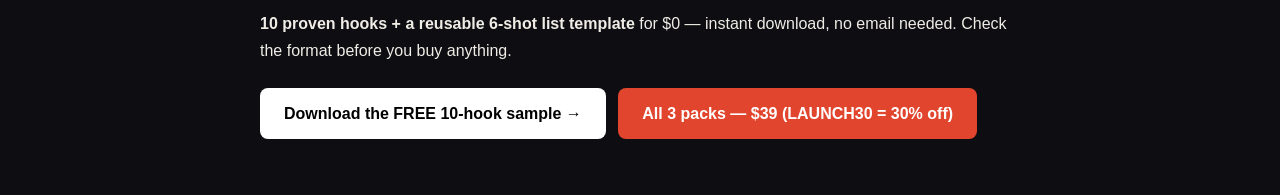
<file: post7-make-ai-short-drama.html>
<!DOCTYPE html><html lang="en"><head><meta charset="UTF-8"><meta name="viewport" content="width=device-width,initial-scale=1"><title>How to Make an AI Short Drama From Scratch (Step-by-Step 2026)</title>
<meta name="description" content="A complete step-by-step workflow to make a viral AI short drama in 2026 — hook, script, prompts, shots, edit, publish. The exact pipeline I use to release short-drama content fast.">
<meta name="keywords" content="how to make an ai short drama, ai short drama workflow, ai short video tutorial, ai filmmaking, short drama script, ai video prompts">
<link rel="stylesheet" href="style.css"></head><body><div class="wrap">
<a class="back" href="index.html">← Back to Toolkit</a>
<h1>How to Make an AI Short Drama From Scratch (2026)</h1>
<p class="lead">AI short drama is the fastest-growing short-form format in 2026. Here is the exact 6-step pipeline that turns an idea into a finished, watchable short — without a film crew.</p>
<h2>Step 1 — Nail the hook (the first 3 seconds)</h2>
<p>The hook decides everything. Write 3–5 opening lines that create instant tension or a reversal the viewer must resolve. If the first 3 seconds don't stop the scroll, nothing else matters.</p>
<h2>Step 2 — Write a tight script</h2>
<p>Keep it to 30–60 seconds. Structure: hook → setup → conflict → small climax → payoff → one specific CTA. Cut every line that doesn't move the story. Short drama is the art of leaving things out.</p>
<h2>Step 3 — Build cinematic prompts</h2>
<p>Write per-shot prompts with the 8-dimension framework: subject, shot size, framing, lighting, color grade, texture, emotion, movement. Vague prompts = cheap AI look. Specific prompts = cinematic.</p>
<h2>Step 4 — Generate the shots</h2>
<p>One prompt per shot. Generate alternates, pick the cleanest. Keep a consistent lighting and color grade across shots so it feels like one film, not a scrapbook.</p>
<h2>Step 5 — Edit for rhythm</h2>
<p>Cut on the beat. Shots should be short and purposeful. Add subtle motion or holds where you want tension. Keep the audio clean and the pace tight.</p>
<h2>Step 6 — Package and publish</h2>
<p>Pair the short with a CTR-optimized title and thumbnail. Post at a consistent time, tie it to a related long video, and end with a specific CTA that sends viewers somewhere useful.</p>
<h2>The fast way to start</h2>
<p>If you're an AI creator, the biggest time sink is reinventing the wheel — hunting for hooks, prompts, and thumbnails. My packs are pre-built systems that save you hours on every single short.</p>
<p><a class="cta" href="https://lescheungstudio.gumroad.com/l/ai-shortdrama-hooks-pack">100 Viral Hooks → $19</a>
<a class="cta alt" href="https://lescheungstudio.gumroad.com/l/ai-shortdrama-scene-prompts">200 Scene Prompts → $19</a>
<a class="cta alt" href="https://lescheungstudio.gumroad.com/l/ai-shortdrama-titles-thumbnails">100 Titles &amp; Thumbnails → $19</a></p>
</div><div class="wrap" style="padding-top:0">
  <h2>Not sure yet? Start with the free sample</h2>
  <p><b>10 proven hooks + a reusable 6-shot list template</b> for $0 — instant download, no email needed. Check the format before you buy anything.</p>
  <p><a class="cta alt" href="https://lescheungstudio.gumroad.com/l/free-ai-shortdrama-hooks">Download the FREE 10-hook sample &rarr;</a>
  <a class="cta" href="https://lescheungstudio.gumroad.com/l/ai-shortdrama-complete-bundle">All 3 packs &mdash; $39 (LAUNCH30 = 30% off)</a></p>
</div>
</body></html>
</file>
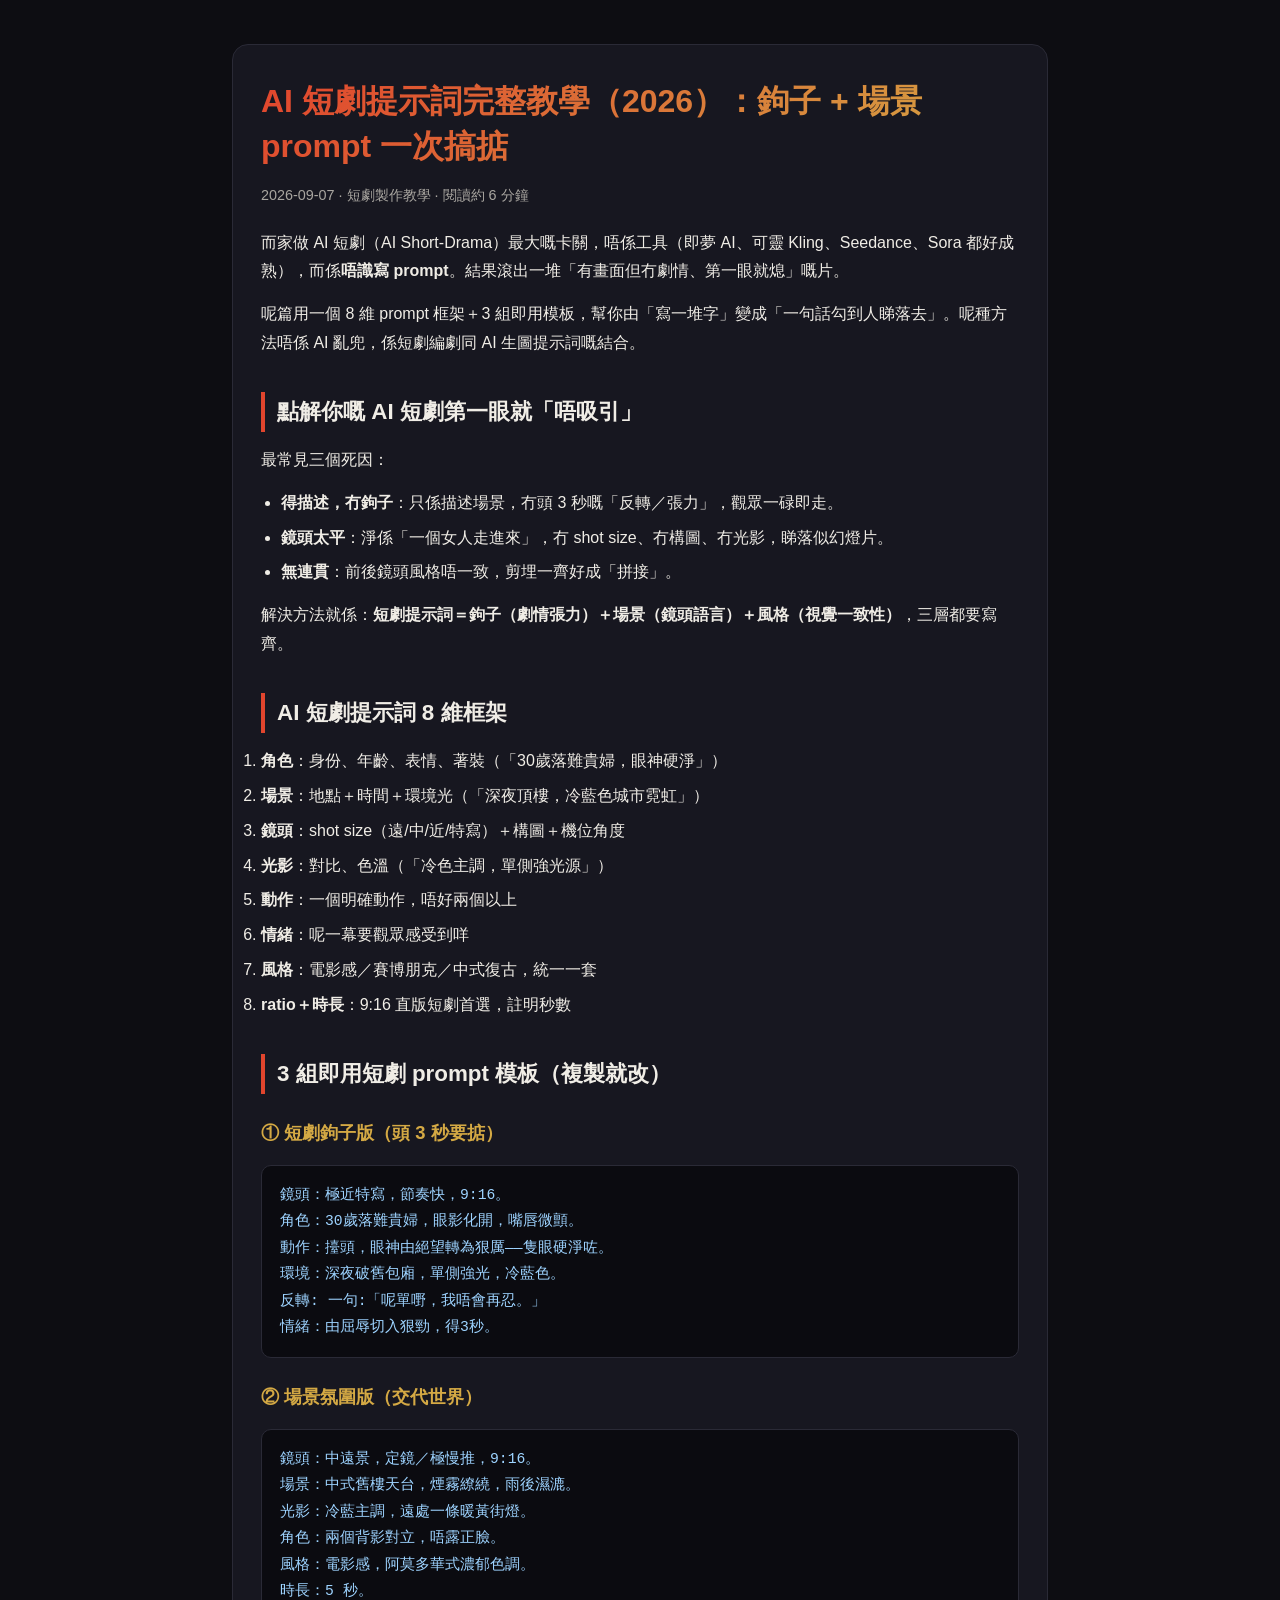
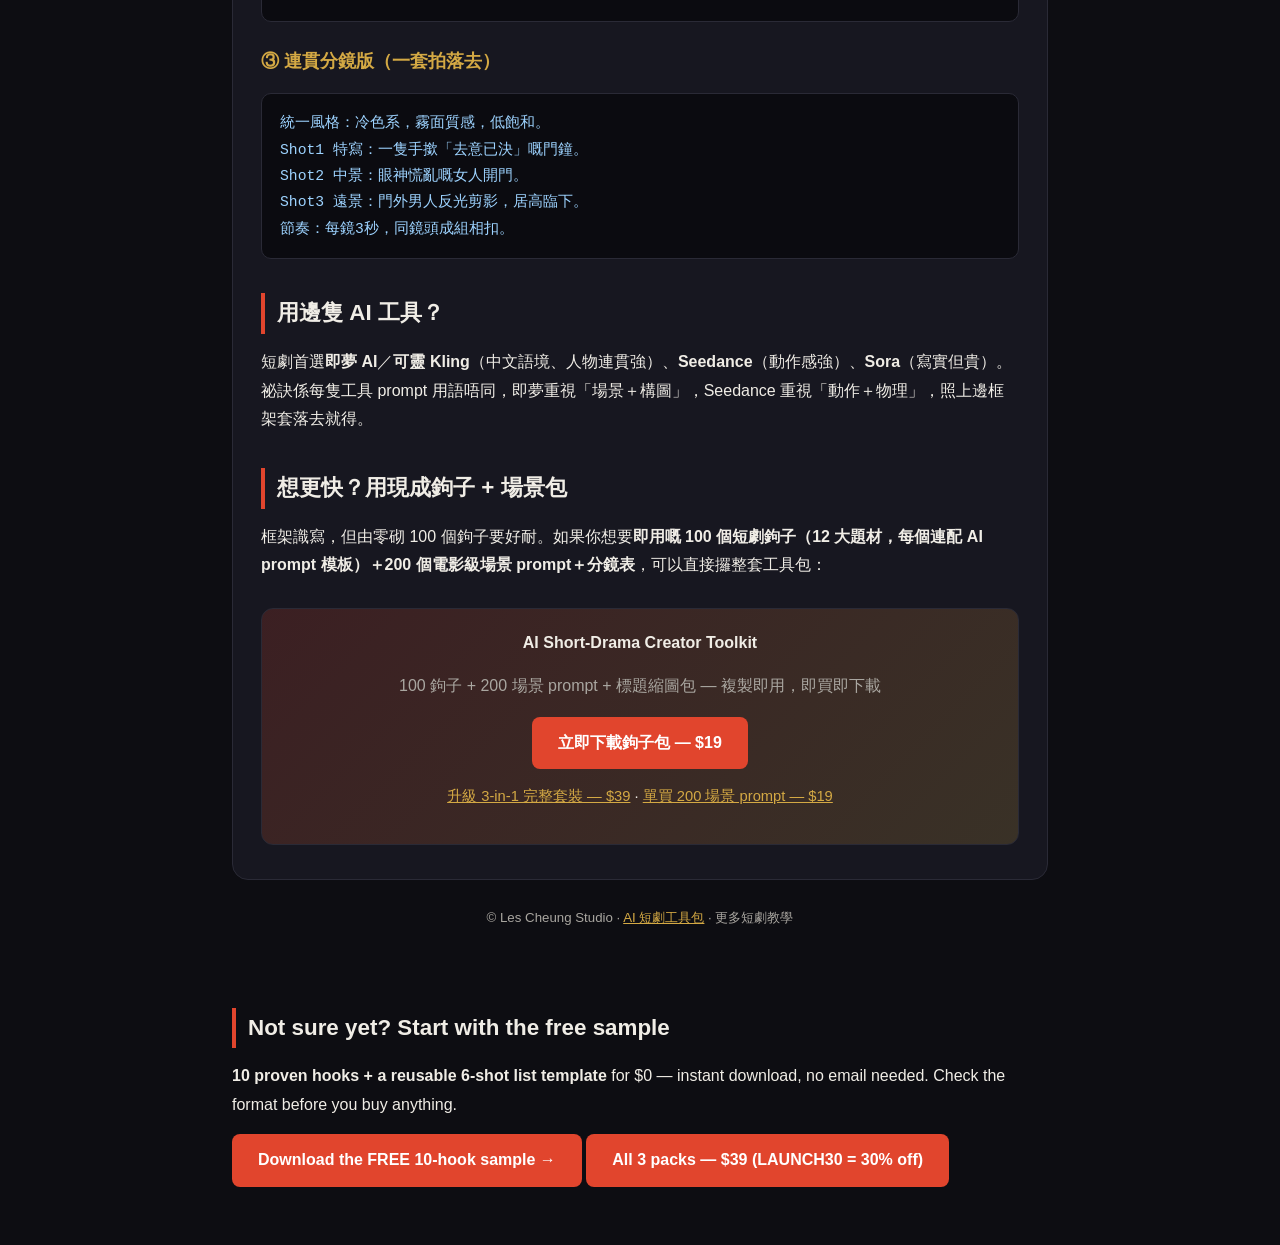
<file: post8-ai-shortdrama-prompts-zh.html>
<!DOCTYPE html>
<html lang="zh-Hant">
<head>
<meta charset="UTF-8">
<meta name="viewport" content="width=device-width, initial-scale=1.0">
<title>AI 短劇提示詞完整教學（2026）：鉤子 + 場景 prompt 一次搞掂</title>
<meta name="description" content="2026 年 AI 短劇提示詞完整教學：用即夢 AI、可靈 Kling、Seedance、Sora 寫出電影級短劇鉤子同場景。附 3 組即用 prompt 模板，仲有 100 個對應鉤子包介紹。">
<meta name="keywords" content="AI短劇提示詞, 短劇 prompt, 即夢AI短劇, 可靈AI短劇, 短劇鉤子, seedance 提示詞, sora 提示詞, AI短劇教程">
<link rel="canonical" href="https://lescheung.github.io/ai-shortdrama-toolkit/post8-ai-shortdrama-prompts-zh.html">
<meta property="og:title" content="AI 短劇提示詞完整教學（2026）">
<meta property="og:description" content="用即夢 AI、可靈 Kling、Seedance、Sora 寫出電影級短劇鉤子同場景。附 3 組即用 prompt 模板。">
<meta property="og:type" content="article">
<style>
:root{--bg:#0d0d12;--card:#171720;--accent:#e1452d;--accent2:#d4a944;--text:#f0ede6;--muted:#a9a6a0;--border:#2a2a36}
*{box-sizing:border-box;margin:0;padding:0}
body{font-family:'Noto Sans TC','Microsoft JhengHei',-apple-system,'Segoe UI',sans-serif;background:var(--bg);color:var(--text);line-height:1.8}
.wrap{max-width:860px;margin:0 auto;padding:44px 22px}
article{background:var(--card);padding:34px 28px;border-radius:16px;border:1px solid var(--border)}
h1{font-size:2rem;line-height:1.4;margin-bottom:14px;background:linear-gradient(135deg,var(--accent),var(--accent2));-webkit-background-clip:text;-webkit-text-fill-color:transparent}
h2{font-size:1.4rem;margin:34px 0 14px;border-left:4px solid var(--accent);padding-left:12px}
h3{font-size:1.15rem;margin:22px 0 8px;color:var(--accent2)}
p{margin-bottom:14px;color:var(--text)}
.meta{color:var(--muted);font-size:.9rem;margin-bottom:20px}
pre{background:#0b0b10;padding:16px 18px;border-radius:10px;overflow-x:auto;border:1px solid var(--border);margin:16px 0;font-size:.92rem;white-space:pre-wrap}
code{color:#9dd3ff}
ul{margin:0 0 14px 20px}
li{margin-bottom:6px;color:var(--text)}
.cta-box{background:linear-gradient(135deg,rgba(225,69,45,.18),rgba(212,169,68,.18));border:1px solid var(--border);padding:20px;border-radius:12px;margin:28px 0 0;text-align:center}
.cta{display:inline-block;background:var(--accent);color:#fff;padding:12px 26px;border-radius:8px;text-decoration:none;font-weight:700}
.cta:hover{background:var(--accent2)}
a{color:var(--accent2)}
footer{text-align:center;margin-top:26px;color:var(--muted);font-size:.83rem}
</style>
</head>
<body>
<div class="wrap">
<article>
<h1>AI 短劇提示詞完整教學（2026）：鉤子 + 場景 prompt 一次搞掂</h1>
<p class="meta">2026-09-07 · 短劇製作教學 · 閱讀約 6 分鐘</p>
<p>而家做 AI 短劇（AI Short-Drama）最大嘅卡關，唔係工具（即夢 AI、可靈 Kling、Seedance、Sora 都好成熟），而係<b>唔識寫 prompt</b>。結果滾出一堆「有畫面但冇劇情、第一眼就熄」嘅片。</p>
<p>呢篇用一個 8 維 prompt 框架＋3 組即用模板，幫你由「寫一堆字」變成「一句話勾到人睇落去」。呢種方法唔係 AI 亂兜，係短劇編劇同 AI 生圖提示詞嘅結合。</p>

<h2>點解你嘅 AI 短劇第一眼就「唔吸引」</h2>
<p>最常見三個死因：</p>
<ul>
<li><b>得描述，冇鉤子</b>：只係描述場景，冇頭 3 秒嘅「反轉／張力」，觀眾一碌即走。</li>
<li><b>鏡頭太平</b>：淨係「一個女人走進來」，冇 shot size、冇構圖、冇光影，睇落似幻燈片。</li>
<li><b>無連貫</b>：前後鏡頭風格唔一致，剪埋一齊好成「拼接」。</li>
</ul>
<p>解決方法就係：<b>短劇提示詞＝鉤子（劇情張力）＋場景（鏡頭語言）＋風格（視覺一致性）</b>，三層都要寫齊。</p>

<h2>AI 短劇提示詞 8 維框架</h2>
<ol>
<li><b>角色</b>：身份、年齡、表情、著裝（「30歲落難貴婦，眼神硬淨」）</li>
<li><b>場景</b>：地點＋時間＋環境光（「深夜頂樓，冷藍色城市霓虹」）</li>
<li><b>鏡頭</b>：shot size（遠/中/近/特寫）＋構圖＋機位角度</li>
<li><b>光影</b>：對比、色溫（「冷色主調，單側強光源」）</li>
<li><b>動作</b>：一個明確動作，唔好兩個以上</li>
<li><b>情緒</b>：呢一幕要觀眾感受到咩</li>
<li><b>風格</b>：電影感／賽博朋克／中式復古，統一一套</li>
<li><b>ratio＋時長</b>：9:16 直版短劇首選，註明秒數</li>
</ol>

<h2>3 組即用短劇 prompt 模板（複製就改）</h2>
<h3>① 短劇鉤子版（頭 3 秒要掂）</h3>
<pre><code>鏡頭：極近特寫，節奏快，9:16。
角色：30歲落難貴婦，眼影化開，嘴唇微顫。
動作：擡頭，眼神由絕望轉為狠厲——隻眼硬淨咗。
環境：深夜破舊包廂，單側強光，冷藍色。
反轉: 一句:「呢單嘢，我唔會再忍。」
情緒：由屈辱切入狠勁，得3秒。</code></pre>
<h3>② 場景氛圍版（交代世界）</h3>
<pre><code>鏡頭：中遠景，定鏡／極慢推，9:16。
場景：中式舊樓天台，煙霧繚繞，雨後濕漉。
光影：冷藍主調，遠處一條暖黃街燈。
角色：兩個背影對立，唔露正臉。
風格：電影感，阿莫多華式濃郁色調。
時長：5 秒。</code></pre>
<h3>③ 連貫分鏡版（一套拍落去）</h3>
<pre><code>統一風格：冷色系，霧面質感，低飽和。
Shot1 特寫：一隻手撳「去意已決」嘅門鐘。
Shot2 中景：眼神慌亂嘅女人開門。
Shot3 遠景：門外男人反光剪影，居高臨下。
節奏：每鏡3秒，同鏡頭成組相扣。</code></pre>

<h2>用邊隻 AI 工具？</h2>
<p>短劇首選<b>即夢 AI</b>／<b>可靈 Kling</b>（中文語境、人物連貫強）、<b>Seedance</b>（動作感強）、<b>Sora</b>（寫實但貴）。祕訣係每隻工具 prompt 用語唔同，即夢重視「場景＋構圖」，Seedance 重視「動作＋物理」，照上邊框架套落去就得。</p>

<h2>想更快？用現成鉤子 + 場景包</h2>
<p>框架識寫，但由零砌 100 個鉤子要好耐。如果你想要<b>即用嘅 100 個短劇鉤子（12 大題材，每個連配 AI prompt 模板）＋200 個電影級場景 prompt＋分鏡表</b>，可以直接攞整套工具包：</p>
<div class="cta-box">
<p style="font-weight:700">AI Short-Drama Creator Toolkit</p>
<p style="color:var(--muted);margin-bottom:16px">100 鉤子 + 200 場景 prompt + 標題縮圖包 — 複製即用，即買即下載</p>
<a class="cta" href="https://lescheungstudio.gumroad.com/l/ai-shortdrama-hooks-pack">立即下載鉤子包 — $19</a>
<p style="margin-top:14px;font-size:.92rem"><a href="https://lescheungstudio.gumroad.com/l/ai-shortdrama-complete-bundle">升級 3-in-1 完整套裝 — $39</a> · <a href="https://lescheungstudio.gumroad.com/l/ai-shortdrama-scene-prompts">單買 200 場景 prompt — $19</a></p>
</div>
</article>
<footer>© Les Cheung Studio · <a href="https://lescheung.github.io/ai-shortdrama-toolkit/">AI 短劇工具包</a> · 更多短劇教學</footer>
</div>
<div class="wrap" style="padding-top:0">
  <h2>Not sure yet? Start with the free sample</h2>
  <p><b>10 proven hooks + a reusable 6-shot list template</b> for $0 — instant download, no email needed. Check the format before you buy anything.</p>
  <p><a class="cta alt" href="https://lescheungstudio.gumroad.com/l/free-ai-shortdrama-hooks">Download the FREE 10-hook sample &rarr;</a>
  <a class="cta" href="https://lescheungstudio.gumroad.com/l/ai-shortdrama-complete-bundle">All 3 packs &mdash; $39 (LAUNCH30 = 30% off)</a></p>
</div>
</body>
</html>
</file>
<file: style.css>
body{font-family:-apple-system,'Segoe UI',Roboto,sans-serif;background:#0d0d12;color:#f0ede6;line-height:1.7;margin:0;padding:0}
.wrap{max-width:760px;margin:0 auto;padding:40px 22px}
h1{font-size:2.1rem;background:linear-gradient(135deg,#e1452d,#d4a944);-webkit-background-clip:text;-webkit-text-fill-color:transparent;margin-bottom:14px}
h2{font-size:1.4rem;color:#e1452d;border-left:3px solid #e1452d;padding-left:12px;margin-top:38px}
h3{color:#d4a944;margin-top:26px}
.lead{color:#a9a6a0;font-size:1.1rem}
ul{color:#c9c6bf}
pre{background:#171720;border:1px solid #2a2a36;padding:14px;border-radius:8px;overflow-x:auto;color:#e8e4dc;font-size:.85rem;line-height:1.5}
.cta{display:inline-block;background:#e1452d;color:#fff;padding:12px 24px;border-radius:8px;text-decoration:none;font-weight:700;margin:8px 8px 0 0}
.cta.alt{background:#fff;color:#000}
a{color:#d4a944}
.blog h4{color:#f0ede6}
.back{color:#a9a6a0;text-decoration:none;font-size:.9rem}
</file>
